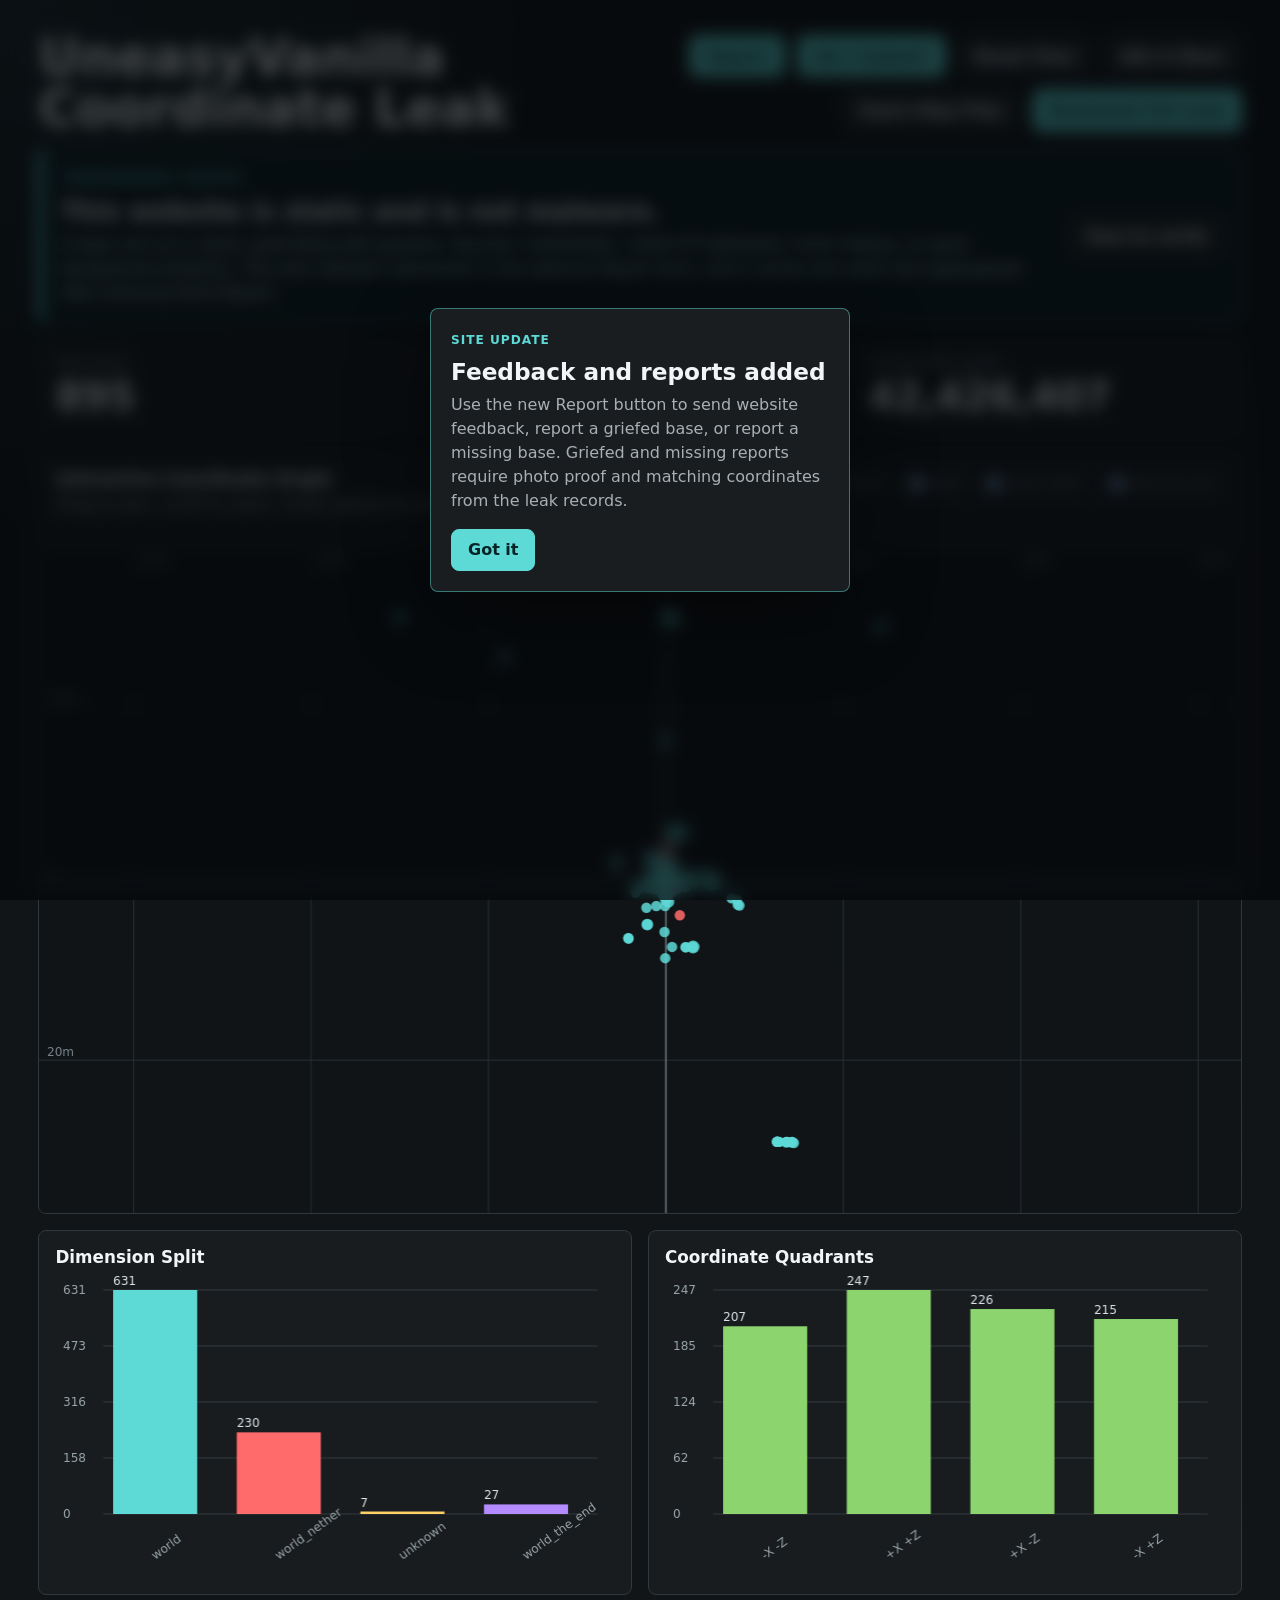
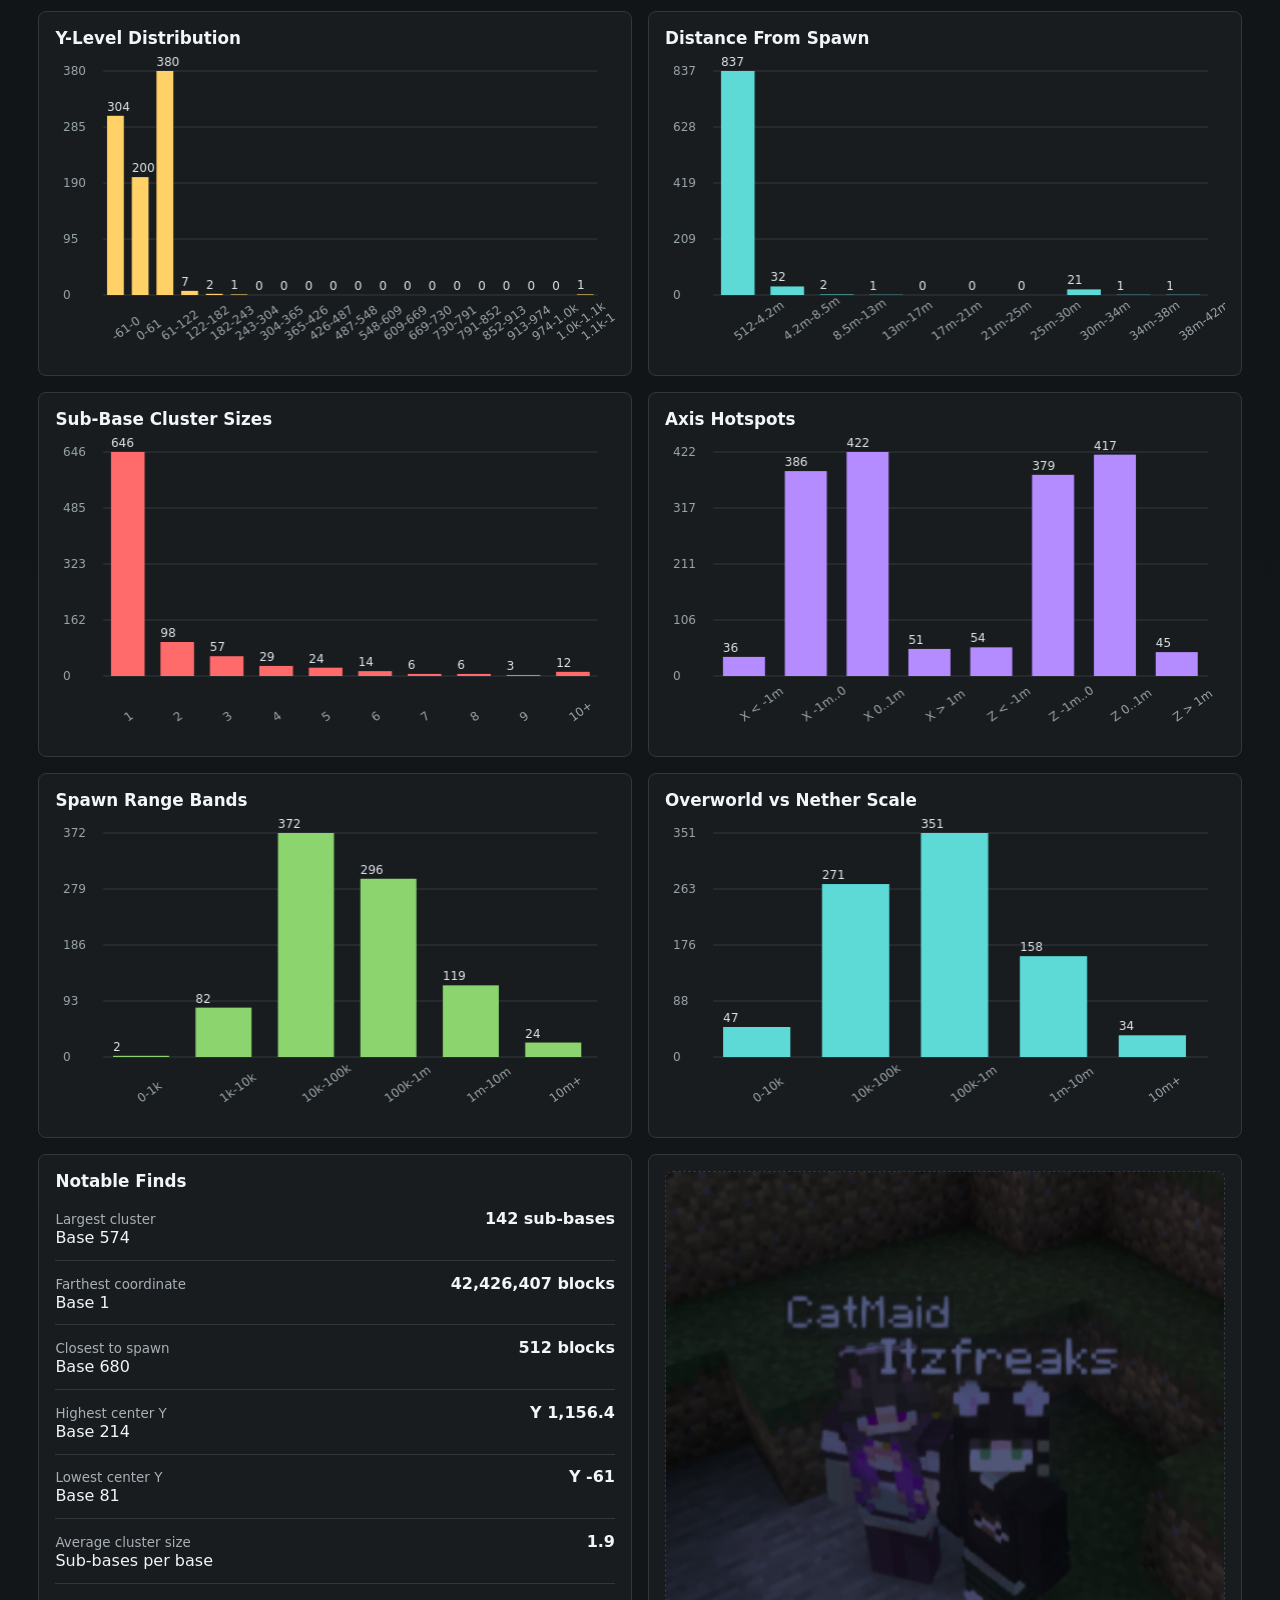
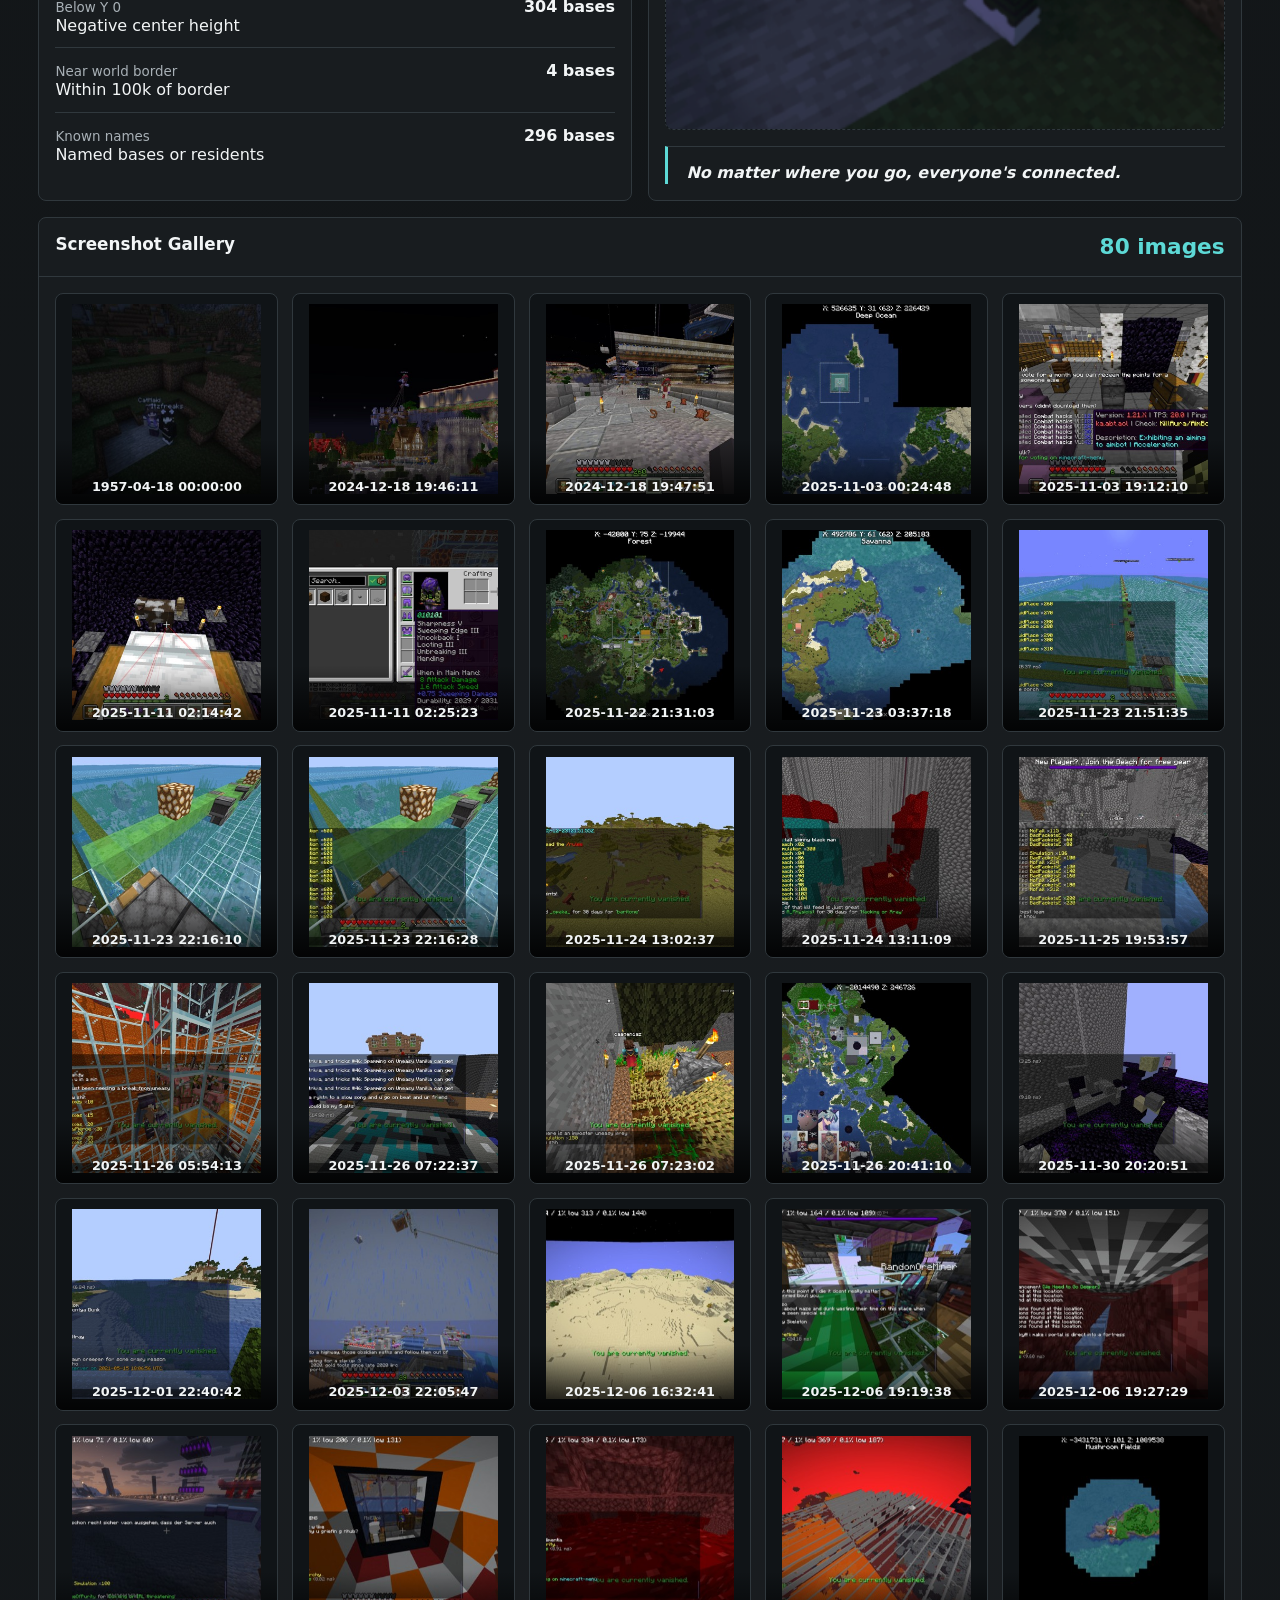
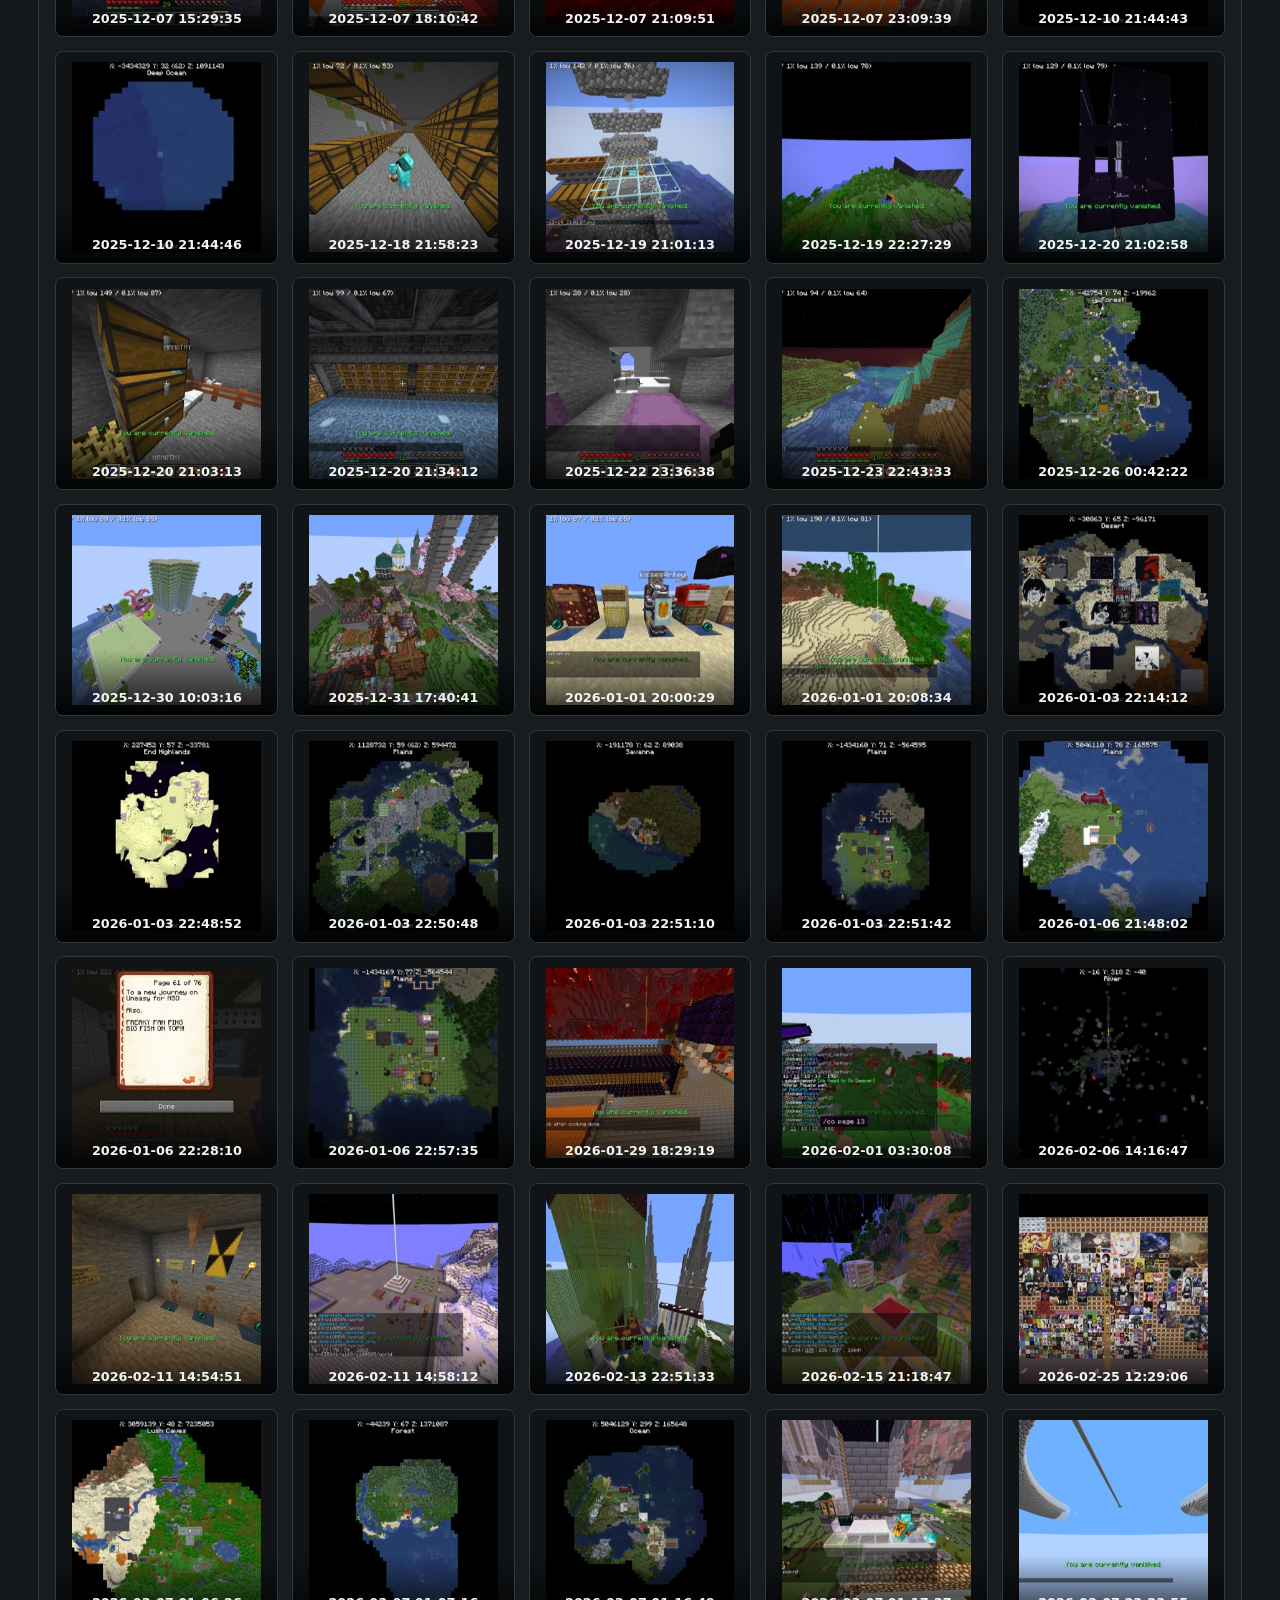
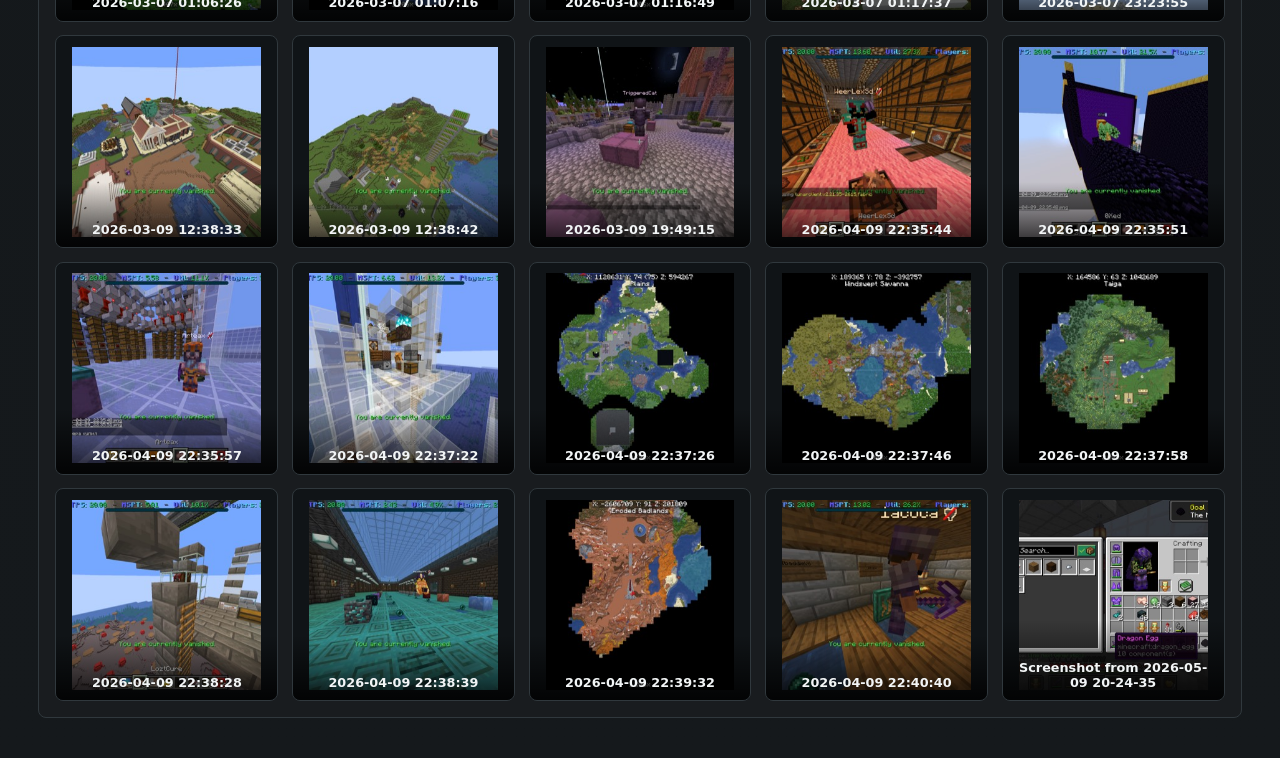
<file: index.html>
<!doctype html>
<html lang="en">
  <head>
    <meta charset="utf-8">
    <meta name="viewport" content="width=device-width, initial-scale=1">
    <title>UneasyVanilla Coordinate Leak</title>
    <link rel="icon" href="data:image/svg+xml,%3Csvg xmlns='http://www.w3.org/2000/svg' viewBox='0 0 64 64'%3E%3Crect width='64' height='64' fill='%23111416'/%3E%3Ccircle cx='32' cy='32' r='15' fill='%235dd9d6'/%3E%3Cpath d='M32 5v54M5 32h54' stroke='%23ffd166' stroke-width='5'/%3E%3C/svg%3E">
    <link rel="stylesheet" href="styles.css?v=2026-05-09-leak-checker">
  </head>
  <body>
    <header class="topbar">
      <div>
        <h1>UneasyVanilla Coordinate Leak</h1>
      </div>
      <div class="actions">
        <button id="openReportForm" class="download" type="button">Report</button>
        <button id="openLeakCheck" class="download" type="button">Am I leaked?</button>
        <button id="resetView" class="ghost" type="button">Reset View</button>
        <a class="ghost" href="intel.html">Alts & Bans</a>
        <a class="ghost" href="xaero.html">Xaero Map Files</a>
        <a id="downloadLeak" class="download" href="./coords.txt" download="UneasyVanilla-coordinate-leak.txt">Download Full Leak</a>
      </div>
    </header>

    <main>
      <section class="transparency-notice" aria-labelledby="transparencyTitle">
        <div>
          <span class="update-eyebrow">Transparency notice</span>
          <h2 id="transparencyTitle">This website is static and is not malware.</h2>
          <p>It does not run a client, grab Minecraft sessions, log your coordinates, collect IP addresses, track visitors, or send background analytics. The only network submission is the optional Report form, and it sends only what you type/upload after pressing Send Report.</p>
        </div>
        <a class="ghost" href="README.md">How to verify</a>
      </section>

      <section class="stats-grid" aria-label="Summary statistics">
        <article>
          <span>Total bases</span>
          <strong id="totalBases">...</strong>
        </article>
        <article>
          <span>Sub-bases</span>
          <strong id="totalSubBases">...</strong>
        </article>
        <article>
          <span>Farthest from spawn</span>
          <strong id="farthestBase">...</strong>
        </article>
      </section>

      <section class="atlas-shell">
        <div class="panel-head">
          <div>
            <h2>Interactive Coordinate Graph</h2>
            <p>Drag to pan, scroll to zoom, hover points for exact base data.</p>
          </div>
          <div class="panel-tools">
            <div class="view-tabs" aria-label="View mode">
              <button id="graphTab" class="active" type="button">Graph</button>
              <button id="listTab" type="button">List</button>
            </div>
            <div id="dimensionFilters" class="filters" aria-label="Dimension filters"></div>
          </div>
        </div>
        <div id="graphView" class="graph-wrap">
          <canvas id="atlasCanvas" width="1600" height="900"></canvas>
          <div id="tooltip" class="tooltip" hidden></div>
          <form id="leakCheckPanel" class="leak-check-panel" hidden>
            <div>
              <strong>Am I leaked?</strong>
              <button id="closeLeakCheck" class="ghost compact-button" type="button" aria-label="Close leak check">Close</button>
            </div>
            <label>
              X coordinate
              <input id="leakX" type="text" inputmode="numeric" placeholder="12345" required>
            </label>
            <label>
              Z coordinate
              <input id="leakZ" type="text" inputmode="numeric" placeholder="-67890" required>
            </label>
            <button class="download" type="submit">Check Coordinate</button>
            <p id="leakCheckResult" class="leak-check-result" aria-live="polite"></p>
          </form>
        </div>
        <div id="listView" class="list-view" hidden>
          <div class="list-controls">
            <input id="baseSearch" type="search" placeholder="Search base, dimension, or coordinate">
            <select id="sortMode" aria-label="Sort bases">
              <option value="id">Sort by base number</option>
              <option value="distance-desc">Farthest from spawn</option>
              <option value="distance-asc">Closest to spawn</option>
              <option value="subbases-desc">Most sub-bases</option>
              <option value="y-desc">Highest Y</option>
              <option value="y-asc">Lowest Y</option>
            </select>
          </div>
          <div class="table-wrap">
            <table>
              <thead>
                <tr>
                  <th>Base</th>
                  <th>Known as / residents</th>
                  <th>Status</th>
                  <th>Dimension</th>
                  <th>Center</th>
                  <th>Sub-bases</th>
                  <th>Distance</th>
                </tr>
              </thead>
              <tbody id="baseTable"></tbody>
            </table>
          </div>
        </div>
      </section>

      <section class="dashboard-grid">
        <article class="chart-panel">
          <h2>Dimension Split</h2>
          <canvas id="dimensionChart" width="700" height="360"></canvas>
        </article>
        <article class="chart-panel">
          <h2>Coordinate Quadrants</h2>
          <canvas id="quadrantChart" width="700" height="360"></canvas>
        </article>
        <article class="chart-panel">
          <h2>Y-Level Distribution</h2>
          <canvas id="heightChart" width="700" height="360"></canvas>
        </article>
        <article class="chart-panel">
          <h2>Distance From Spawn</h2>
          <canvas id="distanceChart" width="700" height="360"></canvas>
        </article>
        <article class="chart-panel">
          <h2>Sub-Base Cluster Sizes</h2>
          <canvas id="clusterChart" width="700" height="360"></canvas>
        </article>
        <article class="chart-panel">
          <h2>Axis Hotspots</h2>
          <canvas id="axisChart" width="700" height="360"></canvas>
        </article>
        <article class="chart-panel">
          <h2>Spawn Range Bands</h2>
          <canvas id="rangeChart" width="700" height="360"></canvas>
        </article>
        <article class="chart-panel">
          <h2>Overworld vs Nether Scale</h2>
          <canvas id="scaleChart" width="700" height="360"></canvas>
        </article>
        <article class="chart-panel findings">
          <h2>Notable Finds</h2>
          <div id="findingsList"></div>
        </article>
        <article class="chart-panel quote-card">
          <figure class="quote-picture">
            <img src="screenshots/1957-04-18_00.00.00.png" alt="Featured connected quote screenshot">
          </figure>
          <blockquote>
            <p>No matter where you go, everyone's connected.</p>
          </blockquote>
        </article>
      </section>

      <section class="gallery-shell">
        <div class="panel-head">
          <div>
            <h2>Screenshot Gallery</h2>
          </div>
          <strong id="galleryCount">...</strong>
        </div>
        <div id="screenshotGallery" class="gallery-grid"></div>
      </section>
    </main>

    <div id="lightbox" class="lightbox" hidden>
      <div class="lightbox-actions">
        <a id="downloadLightboxImage" class="download" href="#" download>Download High Res</a>
        <button id="closeLightbox" type="button" aria-label="Close image">Close</button>
      </div>
      <img id="lightboxImage" alt="">
      <span id="lightboxCaption"></span>
    </div>

    <div id="reportOverlay" class="report-overlay" hidden>
      <form id="reportForm" class="report-card" role="dialog" aria-modal="true" aria-labelledby="reportFormTitle" novalidate>
        <div class="report-card-head">
          <div>
            <span class="update-eyebrow">Report</span>
            <h2 id="reportFormTitle">Send a report</h2>
          </div>
          <button id="closeReportForm" class="ghost compact-button" type="button" aria-label="Close report form">Close</button>
        </div>
        <label>
          Report type
          <select id="reportType" required>
            <option value="griefed">Report griefed base</option>
            <option value="missing">Report missing base</option>
            <option value="feedback">Website feedback</option>
          </select>
        </label>
        <label>
          Base name or ID
          <input id="reportLocation" type="text" placeholder="Base 12 or known name">
        </label>
        <div id="reportCoordinates" class="report-coordinate-grid">
          <label>
            X coordinate
            <input id="reportX" type="text" inputmode="numeric" placeholder="12345" required>
          </label>
          <label>
            Z coordinate
            <input id="reportZ" type="text" inputmode="numeric" placeholder="-67890" required>
          </label>
        </div>
        <label>
          Discord name or contact
          <input id="reportContact" type="text" placeholder="Optional">
        </label>
        <label>
          Details
          <textarea id="reportDetails" rows="5" placeholder="What should be changed or checked?" required></textarea>
        </label>
        <label>
          Notes
          <textarea id="reportNotes" rows="3" placeholder="Anything else you want to add"></textarea>
        </label>
        <label id="reportProofLabel">
          Photo proof
          <input id="reportProof" type="file" accept="image/*" required>
        </label>
        <p id="reportProofHint" class="form-hint">Photo proof is required. We will mark it griefed once it is verified.</p>
        <button id="submitReport" class="download" type="submit">Send Report</button>
        <p id="reportStatus" class="leak-check-result" aria-live="polite"></p>
      </form>
    </div>

    <div id="updateNotice" class="update-notice" hidden>
      <div class="update-card" role="dialog" aria-modal="true" aria-labelledby="updateNoticeTitle">
        <span class="update-eyebrow">Site update</span>
        <h2 id="updateNoticeTitle">Feedback and reports added</h2>
        <p>Use the new Report button to send website feedback, report a griefed base, or report a missing base. Griefed and missing reports require photo proof and matching coordinates from the leak records.</p>
        <button id="dismissUpdateNotice" class="download" type="button">Got it</button>
      </div>
    </div>

    <script src="gallery-data.js"></script>
    <script src="script.js?v=2026-05-09-leak-checker"></script>
  </body>
</html>
</file>
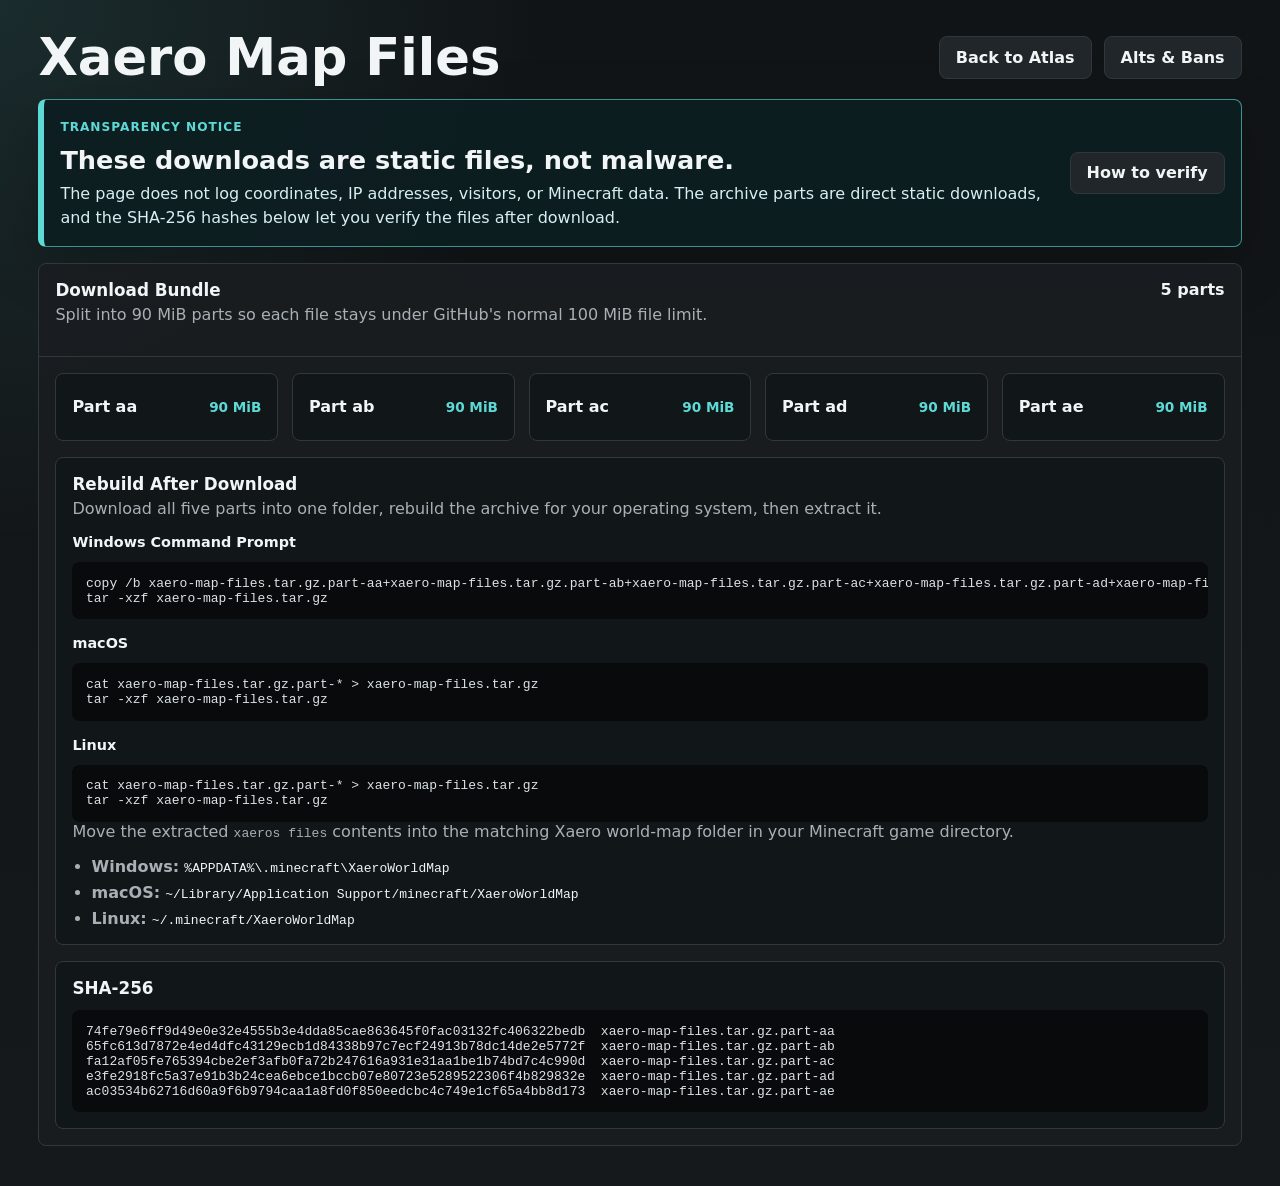
<file: xaero.html>
<!doctype html>
<html lang="en">
  <head>
    <meta charset="utf-8">
    <meta name="viewport" content="width=device-width, initial-scale=1">
    <title>UneasyVanilla Xaero Map Files</title>
    <link rel="stylesheet" href="styles.css">
  </head>
  <body>
    <header class="topbar">
      <div>
        <h1>Xaero Map Files</h1>
      </div>
      <div class="actions">
        <a class="ghost" href="index.html">Back to Atlas</a>
        <a class="ghost" href="intel.html">Alts & Bans</a>
      </div>
    </header>

    <main>
      <section class="transparency-notice" aria-labelledby="transparencyTitle">
        <div>
          <span class="update-eyebrow">Transparency notice</span>
          <h2 id="transparencyTitle">These downloads are static files, not malware.</h2>
          <p>The page does not log coordinates, IP addresses, visitors, or Minecraft data. The archive parts are direct static downloads, and the SHA-256 hashes below let you verify the files after download.</p>
        </div>
        <a class="ghost" href="README.md">How to verify</a>
      </section>

      <section class="xaero-shell">
        <div class="panel-head">
          <div>
            <h2>Download Bundle</h2>
            <p>Split into 90 MiB parts so each file stays under GitHub's normal 100 MiB file limit.</p>
          </div>
          <strong>5 parts</strong>
        </div>

        <div class="download-grid">
          <a href="xaero-downloads/xaero-map-files.tar.gz.part-aa" download>Part aa <span>90 MiB</span></a>
          <a href="xaero-downloads/xaero-map-files.tar.gz.part-ab" download>Part ab <span>90 MiB</span></a>
          <a href="xaero-downloads/xaero-map-files.tar.gz.part-ac" download>Part ac <span>90 MiB</span></a>
          <a href="xaero-downloads/xaero-map-files.tar.gz.part-ad" download>Part ad <span>90 MiB</span></a>
          <a href="xaero-downloads/xaero-map-files.tar.gz.part-ae" download>Part ae <span>90 MiB</span></a>
        </div>

        <div class="install-panel">
          <h2>Rebuild After Download</h2>
          <p>Download all five parts into one folder, rebuild the archive for your operating system, then extract it.</p>

          <h3>Windows Command Prompt</h3>
          <pre><code>copy /b xaero-map-files.tar.gz.part-aa+xaero-map-files.tar.gz.part-ab+xaero-map-files.tar.gz.part-ac+xaero-map-files.tar.gz.part-ad+xaero-map-files.tar.gz.part-ae xaero-map-files.tar.gz
tar -xzf xaero-map-files.tar.gz</code></pre>

          <h3>macOS</h3>
          <pre><code>cat xaero-map-files.tar.gz.part-* &gt; xaero-map-files.tar.gz
tar -xzf xaero-map-files.tar.gz</code></pre>

          <h3>Linux</h3>
          <pre><code>cat xaero-map-files.tar.gz.part-* &gt; xaero-map-files.tar.gz
tar -xzf xaero-map-files.tar.gz</code></pre>

          <p>Move the extracted <code>xaeros files</code> contents into the matching Xaero world-map folder in your Minecraft game directory.</p>
          <ul class="install-paths">
            <li><strong>Windows:</strong> <code>%APPDATA%\.minecraft\XaeroWorldMap</code></li>
            <li><strong>macOS:</strong> <code>~/Library/Application Support/minecraft/XaeroWorldMap</code></li>
            <li><strong>Linux:</strong> <code>~/.minecraft/XaeroWorldMap</code></li>
          </ul>
        </div>

        <div class="install-panel">
          <h2>SHA-256</h2>
          <pre><code>74fe79e6ff9d49e0e32e4555b3e4dda85cae863645f0fac03132fc406322bedb  xaero-map-files.tar.gz.part-aa
65fc613d7872e4ed4dfc43129ecb1d84338b97c7ecf24913b78dc14de2e5772f  xaero-map-files.tar.gz.part-ab
fa12af05fe765394cbe2ef3afb0fa72b247616a931e31aa1be1b74bd7c4c990d  xaero-map-files.tar.gz.part-ac
e3fe2918fc5a37e91b3b24cea6ebce1bccb07e80723e5289522306f4b829832e  xaero-map-files.tar.gz.part-ad
ac03534b62716d60a9f6b9794caa1a8fd0f850eedcbc4c749e1cf65a4bb8d173  xaero-map-files.tar.gz.part-ae</code></pre>
        </div>
      </section>
    </main>
  </body>
</html>
</file>
<file: styles.css>
:root {
  color-scheme: dark;
  --bg: #111416;
  --panel: #191d20;
  --panel-strong: #20262a;
  --line: #30383d;
  --muted: #a8b0b6;
  --text: #f2f5f6;
  --red: #ff6b6b;
  --cyan: #5dd9d6;
  --green: #8bd46e;
  --yellow: #ffd166;
}

* {
  box-sizing: border-box;
}

body {
  margin: 0;
  background:
    radial-gradient(circle at top left, rgba(93, 217, 214, 0.12), transparent 34rem),
    linear-gradient(180deg, #111416 0%, #15191c 100%);
  color: var(--text);
  font-family: Inter, ui-sans-serif, system-ui, -apple-system, BlinkMacSystemFont, "Segoe UI", sans-serif;
}

body.notice-open {
  overflow: hidden;
}

.topbar {
  display: flex;
  align-items: center;
  justify-content: space-between;
  gap: 1.5rem;
  padding: 2rem clamp(1rem, 3vw, 2.5rem) 1rem;
}

h1,
h2,
p {
  margin-top: 0;
}

h1 {
  margin-bottom: 0;
  font-size: clamp(2rem, 4vw, 4rem);
  line-height: 1;
}

h2 {
  margin-bottom: 0.35rem;
  font-size: 1.05rem;
}

h3 {
  margin: 1rem 0 0.35rem;
  font-size: 0.9rem;
}

p {
  color: var(--muted);
}

.actions {
  display: flex;
  gap: 0.75rem;
  flex-wrap: wrap;
  justify-content: flex-end;
}

button,
.download,
.ghost {
  min-height: 2.65rem;
  border: 1px solid var(--line);
  border-radius: 8px;
  padding: 0.65rem 1rem;
  color: var(--text);
  background: var(--panel-strong);
  font: inherit;
  font-weight: 700;
  text-decoration: none;
  cursor: pointer;
}

.download {
  background: var(--cyan);
  border-color: var(--cyan);
  color: #062325;
}

.ghost {
  display: inline-flex;
  align-items: center;
  background: var(--panel-strong);
}

main {
  padding: 0 clamp(1rem, 3vw, 2.5rem) 2.5rem;
}

.transparency-notice {
  display: flex;
  align-items: center;
  justify-content: space-between;
  gap: 1rem;
  margin: 0 0 1rem;
  padding: 1rem;
  border: 1px solid rgba(93, 217, 214, 0.62);
  border-left: 6px solid var(--cyan);
  border-radius: 8px;
  background: rgba(13, 31, 34, 0.9);
  box-shadow: 0 18px 55px rgba(0, 0, 0, 0.22);
}

.transparency-notice h2 {
  margin-bottom: 0.45rem;
  font-size: clamp(1.25rem, 2vw, 1.8rem);
}

.transparency-notice p {
  max-width: 78rem;
  margin-bottom: 0;
  color: #d7eff0;
  line-height: 1.5;
}

.transparency-notice .ghost {
  flex: 0 0 auto;
}

.stats-grid,
.dashboard-grid {
  display: grid;
  gap: 1rem;
}

.stats-grid {
  grid-template-columns: repeat(3, minmax(0, 1fr));
  margin: 1rem 0;
}

.stats-grid article,
.atlas-shell,
.chart-panel,
.gallery-shell {
  border: 1px solid var(--line);
  border-radius: 8px;
  background: rgba(25, 29, 32, 0.92);
}

.stats-grid article {
  padding: 1rem;
}

.stats-grid span {
  display: block;
  color: var(--muted);
  font-size: 0.82rem;
}

.stats-grid strong {
  display: block;
  margin-top: 0.25rem;
  font-size: clamp(1.45rem, 3vw, 2.45rem);
}

.atlas-shell {
  overflow: hidden;
}

.panel-head {
  display: flex;
  align-items: flex-start;
  justify-content: space-between;
  gap: 1rem;
  padding: 1rem;
  border-bottom: 1px solid var(--line);
}

.panel-tools {
  display: flex;
  align-items: flex-start;
  justify-content: flex-end;
  gap: 0.75rem;
  flex-wrap: wrap;
}

.filters,
.view-tabs {
  display: flex;
  gap: 0.55rem;
  flex-wrap: wrap;
  justify-content: flex-end;
}

.view-tabs {
  padding: 0.25rem;
  border: 1px solid var(--line);
  border-radius: 8px;
  background: #111619;
}

.view-tabs button {
  min-height: 2.05rem;
  border-radius: 6px;
  padding: 0.35rem 0.7rem;
  border-color: transparent;
  background: transparent;
  color: var(--muted);
}

.view-tabs button.active {
  background: var(--cyan);
  color: #062325;
}

.filters label {
  display: inline-flex;
  align-items: center;
  gap: 0.25rem;
  min-height: 1.8rem;
  padding: 0.22rem 0.45rem;
  border: 1px solid var(--line);
  border-radius: 6px;
  background: #15191c;
  color: var(--muted);
  font-size: 0.76rem;
  line-height: 1;
}

.filters input {
  width: 0.9rem;
  min-height: auto;
  margin: 0;
}

.graph-wrap {
  position: relative;
  height: min(74vh, 850px);
  min-height: 520px;
}

.list-view {
  padding: 1rem;
}

.list-controls {
  display: grid;
  grid-template-columns: minmax(0, 1fr) minmax(190px, 260px);
  gap: 0.75rem;
  margin-bottom: 1rem;
}

input,
select,
textarea {
  min-height: 2.6rem;
  width: 100%;
  border: 1px solid var(--line);
  border-radius: 8px;
  padding: 0.55rem 0.75rem;
  background: #111619;
  color: var(--text);
  font: inherit;
}

textarea {
  resize: vertical;
  line-height: 1.4;
}

input[type="file"] {
  padding: 0.5rem;
}

.update-notice {
  position: fixed;
  inset: 0;
  z-index: 20;
  display: grid;
  place-items: center;
  padding: 1rem;
  background: rgba(5, 8, 10, 0.72);
  backdrop-filter: blur(8px);
}

.update-notice[hidden] {
  display: none;
}

.report-overlay {
  position: fixed;
  inset: 0;
  z-index: 21;
  display: grid;
  align-items: start;
  justify-items: start;
  padding: 1rem;
  background: rgba(5, 8, 10, 0.62);
  backdrop-filter: blur(7px);
}

.report-overlay[hidden] {
  display: none;
}

.report-card {
  display: grid;
  width: min(100%, 430px);
  max-height: calc(100vh - 2rem);
  overflow: auto;
  gap: 0.75rem;
  border: 1px solid rgba(93, 217, 214, 0.48);
  border-radius: 8px;
  padding: 1rem;
  background: #191d20;
  box-shadow: 0 24px 80px rgba(0, 0, 0, 0.46);
}

.report-card-head {
  display: flex;
  align-items: flex-start;
  justify-content: space-between;
  gap: 0.75rem;
}

.report-card label {
  display: grid;
  gap: 0.35rem;
  color: var(--muted);
  font-size: 0.82rem;
  font-weight: 750;
}

.report-coordinate-grid {
  display: grid;
  grid-template-columns: repeat(2, minmax(0, 1fr));
  gap: 0.75rem;
}

.report-coordinate-grid[hidden] {
  display: none;
}

.form-hint {
  margin: -0.25rem 0 0;
  font-size: 0.83rem;
  line-height: 1.4;
}

.update-card {
  width: min(100%, 420px);
  border: 1px solid rgba(93, 217, 214, 0.48);
  border-radius: 8px;
  padding: 1.25rem;
  background: #191d20;
  box-shadow: 0 24px 80px rgba(0, 0, 0, 0.46);
}

.update-eyebrow {
  display: inline-flex;
  margin-bottom: 0.65rem;
  color: var(--cyan);
  font-size: 0.76rem;
  font-weight: 800;
  text-transform: uppercase;
  letter-spacing: 0.08em;
}

.update-card h2 {
  margin-bottom: 0.5rem;
  font-size: 1.45rem;
}

.update-card p {
  margin-bottom: 1rem;
  line-height: 1.5;
}

.table-wrap {
  max-height: 650px;
  overflow: auto;
  border: 1px solid var(--line);
  border-radius: 8px;
}

table {
  width: 100%;
  border-collapse: collapse;
  font-size: 0.9rem;
}

th,
td {
  padding: 0.75rem;
  border-bottom: 1px solid var(--line);
  text-align: left;
  white-space: nowrap;
}

th {
  position: sticky;
  top: 0;
  z-index: 1;
  background: #20262a;
  color: var(--muted);
}

.muted {
  color: var(--muted);
}

canvas {
  display: block;
  width: 100%;
  height: 100%;
}

#atlasCanvas {
  cursor: grab;
  touch-action: none;
}

#atlasCanvas.dragging {
  cursor: grabbing;
}

.tooltip {
  position: absolute;
  pointer-events: none;
  max-width: 280px;
  padding: 0.75rem;
  border: 1px solid var(--line);
  border-radius: 8px;
  background: rgba(10, 12, 14, 0.94);
  box-shadow: 0 18px 50px rgba(0, 0, 0, 0.35);
  font-size: 0.85rem;
  line-height: 1.45;
}

.tooltip-name {
  color: var(--cyan);
  font-weight: 700;
}

.leak-check-panel {
  position: absolute;
  top: 1rem;
  right: 1rem;
  z-index: 2;
  display: grid;
  width: min(100% - 2rem, 340px);
  gap: 0.75rem;
  padding: 1rem;
  border: 1px solid rgba(93, 217, 214, 0.48);
  border-radius: 8px;
  background: rgba(17, 22, 25, 0.96);
  box-shadow: 0 18px 50px rgba(0, 0, 0, 0.36);
}

.leak-check-panel[hidden] {
  display: none;
}

.leak-check-panel > div {
  display: flex;
  align-items: center;
  justify-content: space-between;
  gap: 0.75rem;
}

.leak-check-panel label {
  display: grid;
  gap: 0.35rem;
  color: var(--muted);
  font-size: 0.82rem;
  font-weight: 750;
}

.compact-button {
  min-height: 2rem;
  padding: 0.3rem 0.55rem;
  font-size: 0.78rem;
}

.leak-check-result {
  min-height: 2.65rem;
  margin: 0;
  padding: 0.7rem;
  border: 1px solid var(--line);
  border-radius: 8px;
  background: #0e1214;
  color: var(--muted);
  line-height: 1.35;
}

.leak-check-result.leaked {
  border-color: rgba(255, 107, 107, 0.46);
  background: rgba(255, 107, 107, 0.13);
  color: #ffd7d7;
}

.leak-check-result.not-leaked {
  border-color: rgba(139, 212, 110, 0.46);
  background: rgba(139, 212, 110, 0.13);
  color: #d9ffd0;
}

.dashboard-grid {
  grid-template-columns: repeat(2, minmax(0, 1fr));
  margin-top: 1rem;
}

.chart-panel {
  min-height: 365px;
  padding: 1rem;
}

.chart-panel canvas {
  height: 300px;
}

.findings {
  display: flex;
  flex-direction: column;
}

.finding {
  display: grid;
  grid-template-columns: minmax(0, 1fr) auto;
  gap: 1rem;
  padding: 0.8rem 0;
  border-top: 1px solid var(--line);
}

.finding:first-child {
  border-top: 0;
}

.finding span {
  color: var(--muted);
  font-size: 0.84rem;
}

.finding strong {
  text-align: right;
}

.quote-card {
  display: grid;
  grid-template-rows: auto auto;
  align-content: start;
  align-self: start;
  gap: 1rem;
  min-height: auto;
}

.quote-picture {
  display: block;
  margin: 0;
  width: 100%;
  aspect-ratio: 1 / 1;
  overflow: hidden;
  border: 1px dashed var(--line);
  border-radius: 8px;
  background: #111619;
}

.quote-picture img {
  display: block;
  width: 100%;
  height: 100%;
  object-fit: cover;
}

.quote-card blockquote {
  position: relative;
  margin: 0;
  padding: 0.85rem 0 0 1.15rem;
  border-top: 1px solid var(--line);
  border-left: 3px solid var(--cyan);
}

.quote-card blockquote p {
  margin: 0;
  color: var(--text);
  font-size: 1rem;
  font-style: italic;
  font-weight: 700;
  line-height: 1.45;
}

.gallery-shell {
  margin-top: 1rem;
  overflow: hidden;
}

.xaero-shell {
  border: 1px solid var(--line);
  border-radius: 8px;
  background: rgba(25, 29, 32, 0.92);
  overflow: hidden;
}

.intel-shell {
  border: 1px solid var(--line);
  border-radius: 8px;
  background: rgba(25, 29, 32, 0.92);
  overflow: hidden;
}

.intel-stats {
  grid-template-columns: repeat(3, minmax(0, 1fr));
}

.intel-controls {
  display: grid;
  grid-template-columns: minmax(0, 1fr) minmax(190px, 260px);
  gap: 0.75rem;
  padding: 1rem;
  border-bottom: 1px solid var(--line);
}

.intel-controls[hidden],
.intel-grid[hidden],
.bans-view[hidden] {
  display: none;
}

.intel-title {
  font-size: 1.45rem;
}

.intel-grid {
  display: grid;
  grid-template-columns: repeat(auto-fill, minmax(360px, 1fr));
  gap: 1rem;
  padding: 1rem;
}

.alt-card {
  min-width: 0;
  border: 1px solid var(--line);
  border-radius: 8px;
  background: #111619;
  overflow: hidden;
}

.alt-main {
  display: grid;
  grid-template-columns: auto minmax(0, 1fr);
  gap: 0.9rem;
  align-items: center;
  padding: 1rem;
  border-bottom: 1px solid var(--line);
  background: linear-gradient(135deg, rgba(93, 217, 214, 0.12), rgba(255, 209, 102, 0.06));
}

.alt-main span,
.alt-main small {
  display: block;
  color: var(--muted);
  font-size: 0.78rem;
}

.alt-main-meta {
  display: flex;
  align-items: center;
  gap: 0.5rem;
  flex-wrap: wrap;
}

.alt-main a,
.player-chip a,
.ban-player strong {
  min-width: 0;
  overflow-wrap: anywhere;
}

.alt-main-name {
  display: block;
  margin: 0.15rem 0;
  color: var(--text);
  font-size: 1.35rem;
  font-weight: 850;
  text-decoration: none;
}

.alt-main-name:hover,
.player-chip a:hover,
td a:hover {
  color: var(--cyan);
}

.alt-list {
  display: flex;
  flex-wrap: wrap;
  gap: 0.5rem;
  padding: 1rem;
}

.player-chip {
  display: inline-flex;
  min-width: 0;
  max-width: 100%;
  align-items: center;
  gap: 0.45rem;
  padding: 0.35rem 0.55rem 0.35rem 0.35rem;
  border: 1px solid #273036;
  border-radius: 8px;
  background: #151b1f;
}

.player-chip a,
td a {
  color: var(--text);
  font-weight: 750;
  text-decoration: none;
}

.player-avatar {
  width: 2.25rem;
  height: 2.25rem;
  flex: 0 0 auto;
  border: 1px solid var(--line);
  border-radius: 6px;
  image-rendering: pixelated;
  background: #080a0b;
}

.alt-main .player-avatar {
  width: 5.5rem;
  height: 5.5rem;
}

.status-tag {
  display: inline-flex;
  align-items: center;
  min-height: 1.45rem;
  padding: 0.15rem 0.45rem;
  border: 1px solid var(--line);
  border-radius: 6px;
  font-size: 0.72rem;
  font-weight: 850;
  line-height: 1;
}

.status-tag.is-banned {
  border-color: rgba(255, 107, 107, 0.42);
  background: rgba(255, 107, 107, 0.14);
  color: #ffd7d7;
}

.status-tag.is-griefed {
  border-color: rgba(255, 107, 107, 0.42);
  background: rgba(255, 107, 107, 0.14);
  color: #ffd7d7;
}

.status-tag.not-griefed {
  border-color: rgba(93, 217, 214, 0.36);
  background: rgba(93, 217, 214, 0.11);
  color: #c9fbfa;
}

.status-tag.not-banned {
  border-color: rgba(139, 212, 110, 0.42);
  background: rgba(139, 212, 110, 0.13);
  color: #d9ffd0;
}

.status-tag.status-unknown {
  border-color: rgba(255, 209, 102, 0.42);
  background: rgba(255, 209, 102, 0.13);
  color: #ffe7a6;
}

.bans-view {
  padding: 1rem;
}

.ban-player {
  display: inline-flex;
  min-width: 0;
  align-items: center;
  gap: 0.5rem;
}

.ban-player .player-avatar {
  width: 2.125rem;
  height: 2.125rem;
}

.reason-pill {
  display: inline-flex;
  align-items: center;
  min-height: 1.75rem;
  padding: 0.25rem 0.5rem;
  border: 1px solid rgba(255, 107, 107, 0.35);
  border-radius: 6px;
  background: rgba(255, 107, 107, 0.12);
  color: #ffd7d7;
  font-weight: 700;
}

.empty-state {
  padding: 1.5rem;
  color: var(--muted);
  text-align: center;
}

.download-grid {
  display: grid;
  grid-template-columns: repeat(auto-fill, minmax(210px, 1fr));
  gap: 0.85rem;
  padding: 1rem;
}

.download-grid a {
  display: flex;
  align-items: center;
  justify-content: space-between;
  gap: 1rem;
  min-height: 4.2rem;
  padding: 1rem;
  border: 1px solid var(--line);
  border-radius: 8px;
  background: #111619;
  color: var(--text);
  font-weight: 800;
  text-decoration: none;
}

.download-grid span {
  color: var(--cyan);
  font-size: 0.85rem;
}

.install-panel {
  margin: 0 1rem 1rem;
  padding: 1rem;
  border: 1px solid var(--line);
  border-radius: 8px;
  background: #111619;
}

.install-paths {
  display: grid;
  gap: 0.45rem;
  margin: 0.85rem 0 0;
  padding-left: 1.2rem;
  color: var(--muted);
}

.install-paths code {
  color: var(--text);
}

pre {
  overflow: auto;
  margin: 0.75rem 0 0;
  padding: 0.85rem;
  border-radius: 8px;
  background: #080a0b;
  color: #dce2e5;
}

.gallery-shell .panel-head strong {
  color: var(--cyan);
  font-size: 1.35rem;
}

.gallery-grid {
  display: grid;
  grid-template-columns: repeat(auto-fill, minmax(220px, 1fr));
  gap: 0.85rem;
  padding: 1rem;
}

.gallery-item {
  position: relative;
  min-height: 155px;
  overflow: hidden;
  border: 1px solid var(--line);
  border-radius: 8px;
  background: #101417;
  cursor: zoom-in;
}

.gallery-item img {
  width: 100%;
  height: 190px;
  display: block;
  object-fit: cover;
  transform: scale(1);
  transition: transform 160ms ease, opacity 160ms ease;
}

.gallery-item:hover img {
  transform: scale(1.035);
  opacity: 0.9;
}

.gallery-item span {
  position: absolute;
  left: 0;
  right: 0;
  bottom: 0;
  padding: 2.5rem 0.7rem 0.65rem;
  background: linear-gradient(180deg, transparent, rgba(0, 0, 0, 0.82));
  color: var(--text);
  font-size: 0.8rem;
  font-weight: 700;
}

.lightbox {
  position: fixed;
  inset: 0;
  z-index: 20;
  display: grid;
  grid-template-rows: auto minmax(0, 1fr) auto;
  gap: 0.75rem;
  padding: 1rem;
  background: rgba(5, 7, 9, 0.92);
}

.lightbox[hidden] {
  display: none;
}

.lightbox-actions {
  display: flex;
  justify-content: flex-end;
  gap: 0.75rem;
  flex-wrap: wrap;
}

.lightbox-actions button,
.lightbox-actions a {
  justify-self: end;
}

.lightbox img {
  max-width: 100%;
  max-height: 100%;
  justify-self: center;
  align-self: center;
  border: 1px solid var(--line);
  border-radius: 8px;
  object-fit: contain;
  background: #000;
}

.lightbox span {
  justify-self: center;
  color: var(--muted);
  font-weight: 700;
}

@media (max-width: 900px) {
  .transparency-notice {
    align-items: stretch;
    flex-direction: column;
  }

  .topbar,
  .panel-head {
    flex-direction: column;
    align-items: stretch;
  }

  .actions,
  .filters,
  .panel-tools {
    justify-content: flex-start;
  }

  .stats-grid,
  .dashboard-grid {
    grid-template-columns: 1fr;
  }

  .graph-wrap {
    min-height: 440px;
    height: 62vh;
  }

  .leak-check-panel {
    left: 1rem;
    right: 1rem;
    width: auto;
  }

  .list-controls {
    grid-template-columns: 1fr;
  }

  .report-coordinate-grid {
    grid-template-columns: 1fr;
  }

  .intel-stats,
  .intel-controls,
  .intel-grid {
    grid-template-columns: 1fr;
  }

  .alt-main {
    grid-template-columns: auto minmax(0, 1fr);
  }

  .alt-main .player-avatar {
    width: 4.25rem;
    height: 4.25rem;
  }

  th,
  td {
    padding: 0.65rem;
  }

  .gallery-grid {
    grid-template-columns: repeat(auto-fill, minmax(150px, 1fr));
  }

  .gallery-item img {
    height: 145px;
  }
}
</file>
